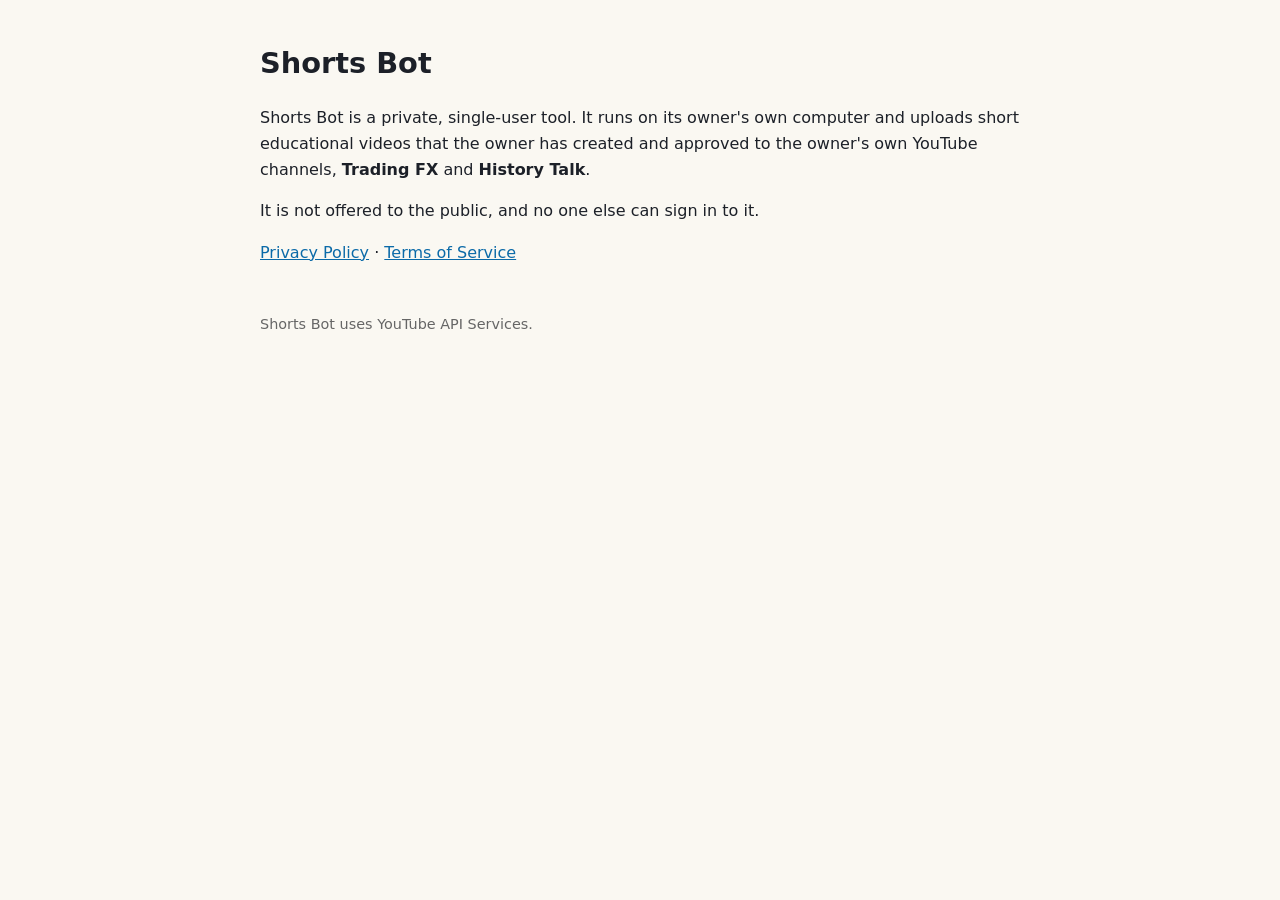
<file: index.html>
<!doctype html><html lang="en"><head><meta charset="utf-8"><meta name="viewport" content="width=device-width,initial-scale=1">
<title>Shorts Bot</title><link rel="stylesheet" href="style.css"></head><body>
<h1>Shorts Bot</h1>
<p>Shorts Bot is a private, single-user tool. It runs on its owner's own computer and uploads short educational videos that the owner has created and approved to the owner's own YouTube channels, <strong>Trading FX</strong> and <strong>History Talk</strong>.</p>
<p>It is not offered to the public, and no one else can sign in to it.</p>
<p><a href="privacy.html">Privacy Policy</a> · <a href="terms.html">Terms of Service</a></p>
<footer>Shorts Bot uses YouTube API Services.</footer>
</body></html>
</file>
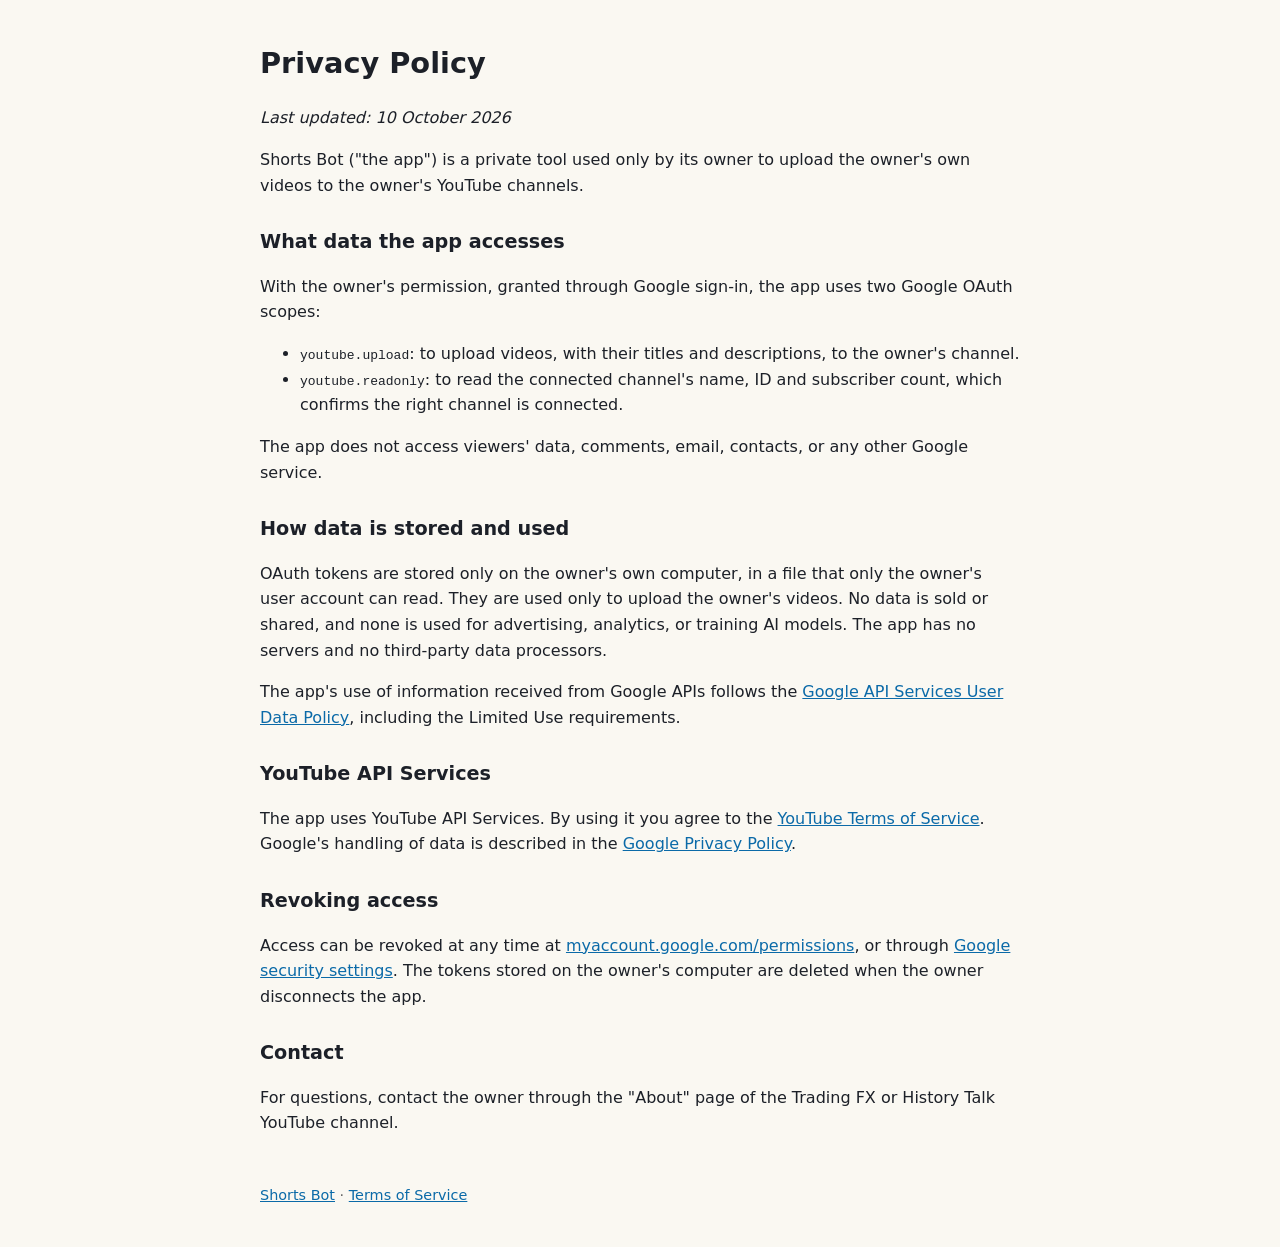
<file: privacy.html>
<!doctype html><html lang="en"><head><meta charset="utf-8"><meta name="viewport" content="width=device-width,initial-scale=1">
<title>Shorts Bot Privacy Policy</title><link rel="stylesheet" href="style.css"></head><body>
<h1>Privacy Policy</h1><p><em>Last updated: 10 October 2026</em></p>
<p>Shorts Bot ("the app") is a private tool used only by its owner to upload the owner's own videos to the owner's YouTube channels.</p>
<h2>What data the app accesses</h2>
<p>With the owner's permission, granted through Google sign-in, the app uses two Google OAuth scopes:</p>
<ul>
<li><code>youtube.upload</code>: to upload videos, with their titles and descriptions, to the owner's channel.</li>
<li><code>youtube.readonly</code>: to read the connected channel's name, ID and subscriber count, which confirms the right channel is connected.</li>
</ul>
<p>The app does not access viewers' data, comments, email, contacts, or any other Google service.</p>
<h2>How data is stored and used</h2>
<p>OAuth tokens are stored only on the owner's own computer, in a file that only the owner's user account can read. They are used only to upload the owner's videos. No data is sold or shared, and none is used for advertising, analytics, or training AI models. The app has no servers and no third-party data processors.</p>
<p>The app's use of information received from Google APIs follows the <a href="https://developers.google.com/terms/api-services-user-data-policy">Google API Services User Data Policy</a>, including the Limited Use requirements.</p>
<h2>YouTube API Services</h2>
<p>The app uses YouTube API Services. By using it you agree to the <a href="https://www.youtube.com/t/terms">YouTube Terms of Service</a>. Google's handling of data is described in the <a href="https://policies.google.com/privacy">Google Privacy Policy</a>.</p>
<h2>Revoking access</h2>
<p>Access can be revoked at any time at <a href="https://myaccount.google.com/permissions">myaccount.google.com/permissions</a>, or through <a href="https://security.google.com/settings/security/permissions">Google security settings</a>. The tokens stored on the owner's computer are deleted when the owner disconnects the app.</p>
<h2>Contact</h2>
<p>For questions, contact the owner through the "About" page of the Trading FX or History Talk YouTube channel.</p>
<footer><a href="index.html">Shorts Bot</a> · <a href="terms.html">Terms of Service</a></footer>
</body></html>
</file>
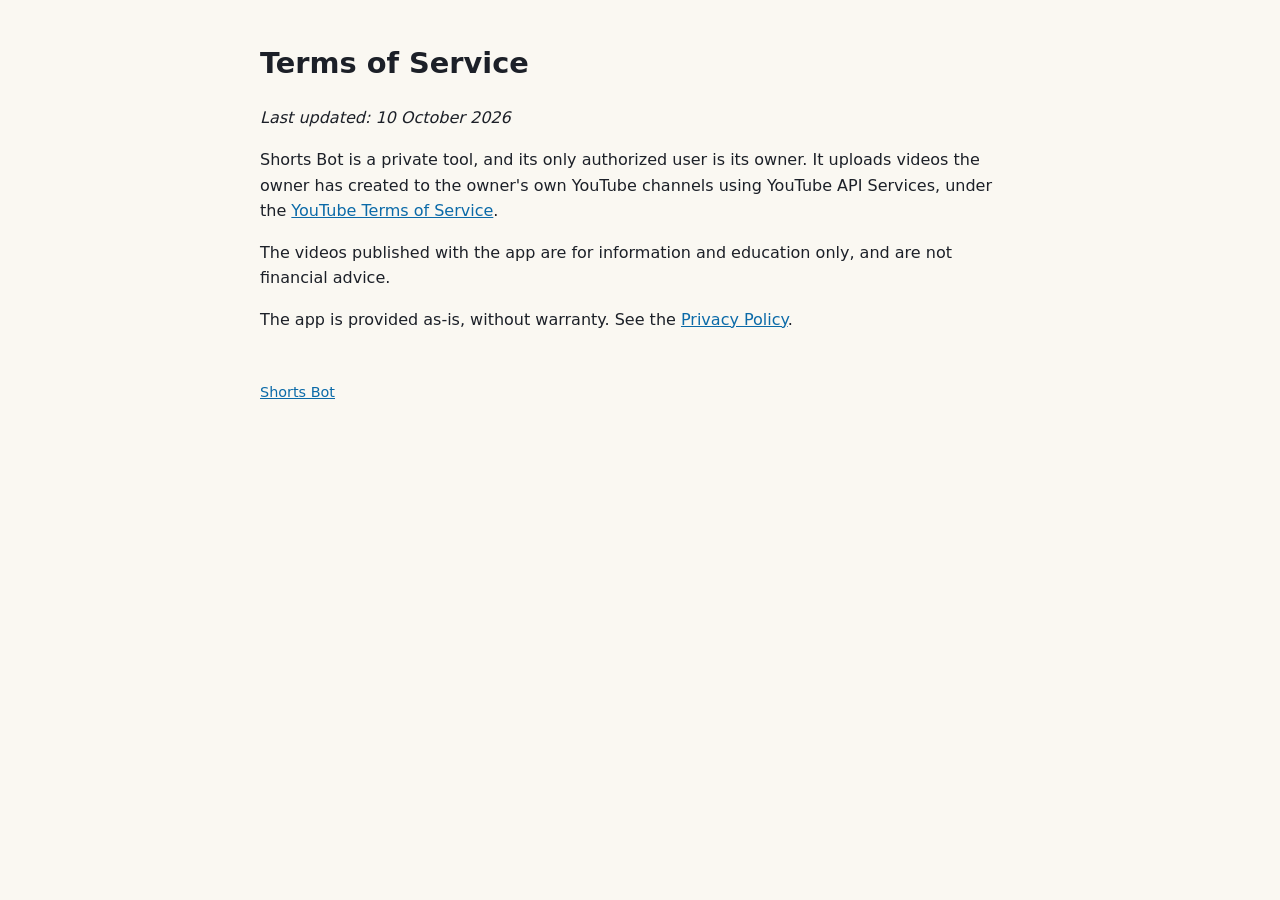
<file: terms.html>
<!doctype html><html lang="en"><head><meta charset="utf-8"><meta name="viewport" content="width=device-width,initial-scale=1">
<title>Shorts Bot Terms of Service</title><link rel="stylesheet" href="style.css"></head><body>
<h1>Terms of Service</h1><p><em>Last updated: 10 October 2026</em></p>
<p>Shorts Bot is a private tool, and its only authorized user is its owner. It uploads videos the owner has created to the owner's own YouTube channels using YouTube API Services, under the <a href="https://www.youtube.com/t/terms">YouTube Terms of Service</a>.</p>
<p>The videos published with the app are for information and education only, and are not financial advice.</p>
<p>The app is provided as-is, without warranty. See the <a href="privacy.html">Privacy Policy</a>.</p>
<footer><a href="index.html">Shorts Bot</a></footer>
</body></html>
</file>
<file: style.css>
body{font-family:system-ui,-apple-system,Segoe UI,Roboto,sans-serif;max-width:760px;margin:40px auto;padding:0 16px;line-height:1.6;color:#1c2028;background:#faf8f2}
h1{font-size:1.8rem}h2{font-size:1.2rem;margin-top:1.8rem}a{color:#0b6aa8}footer{margin-top:3rem;font-size:.9rem;color:#666}
@media (prefers-color-scheme:dark){body{background:#14161a;color:#e8e6e1}a{color:#6cc0f5}footer{color:#999}}
</file>
